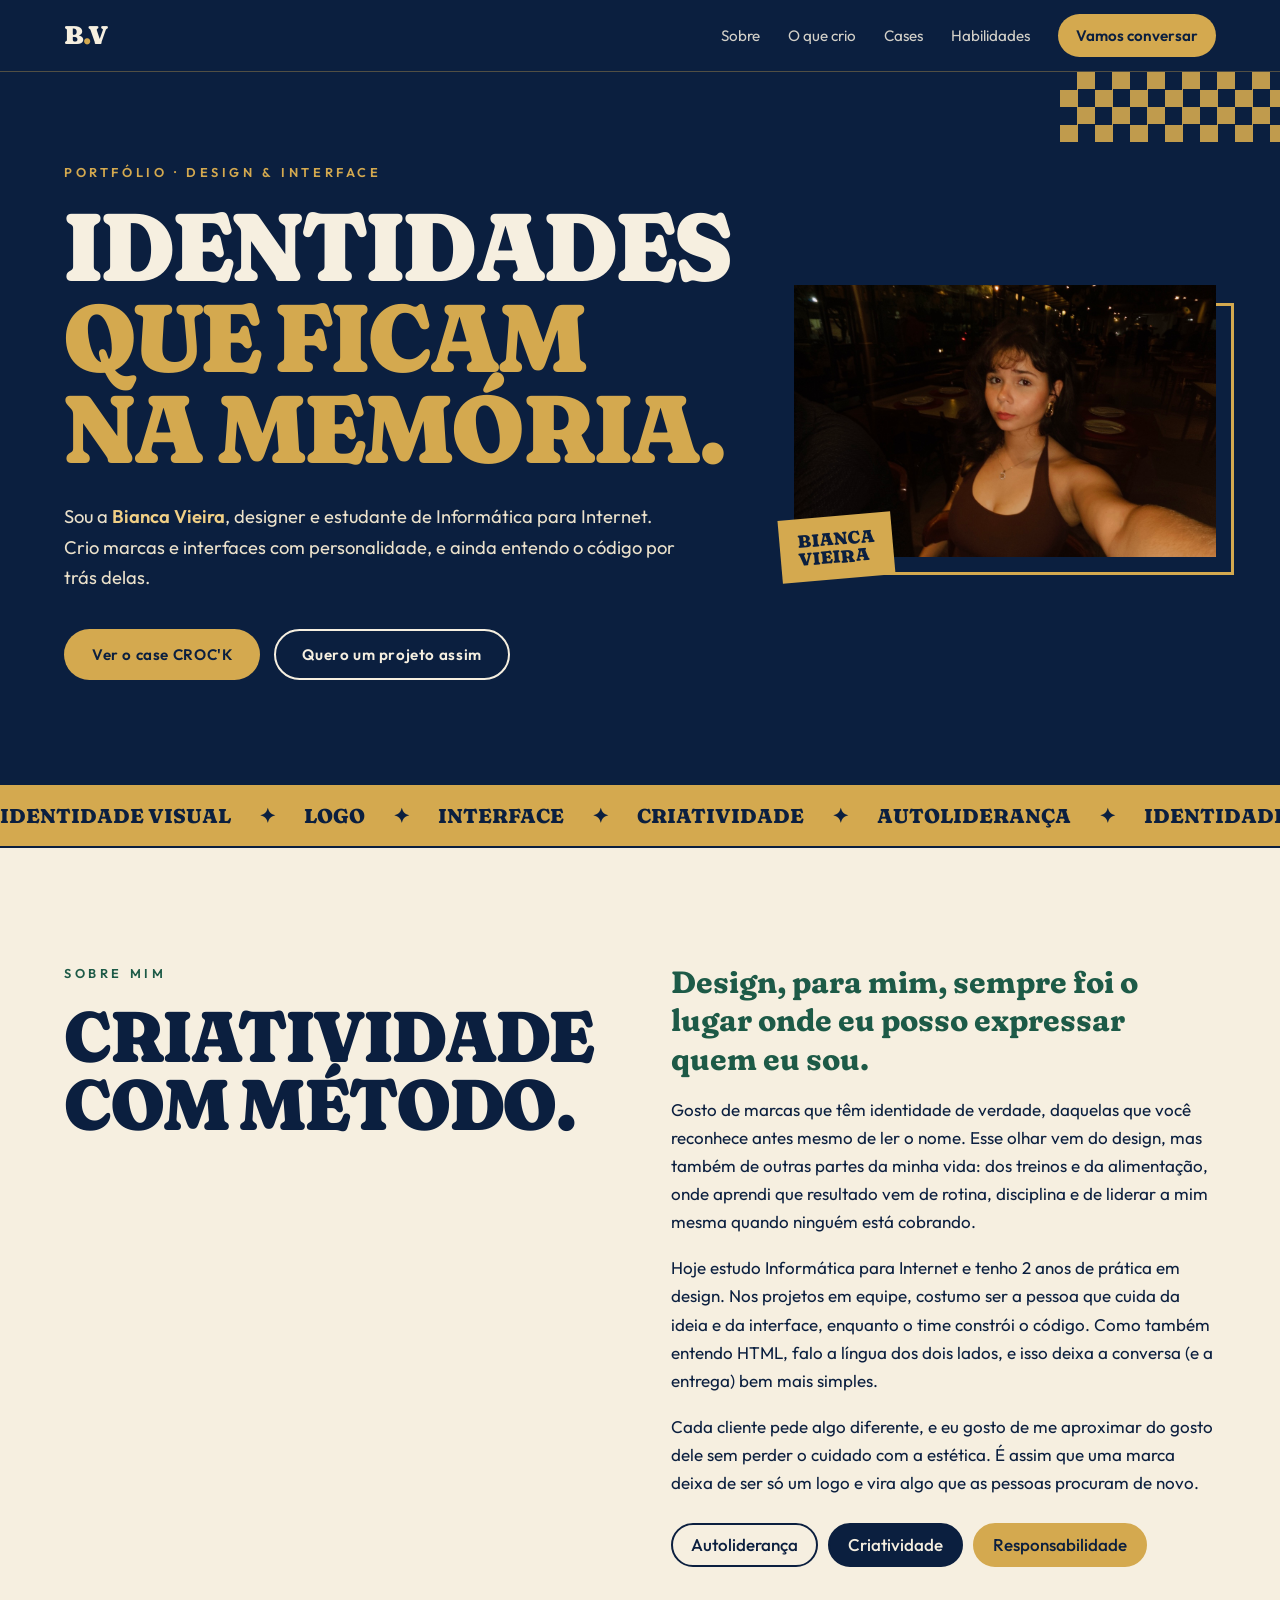
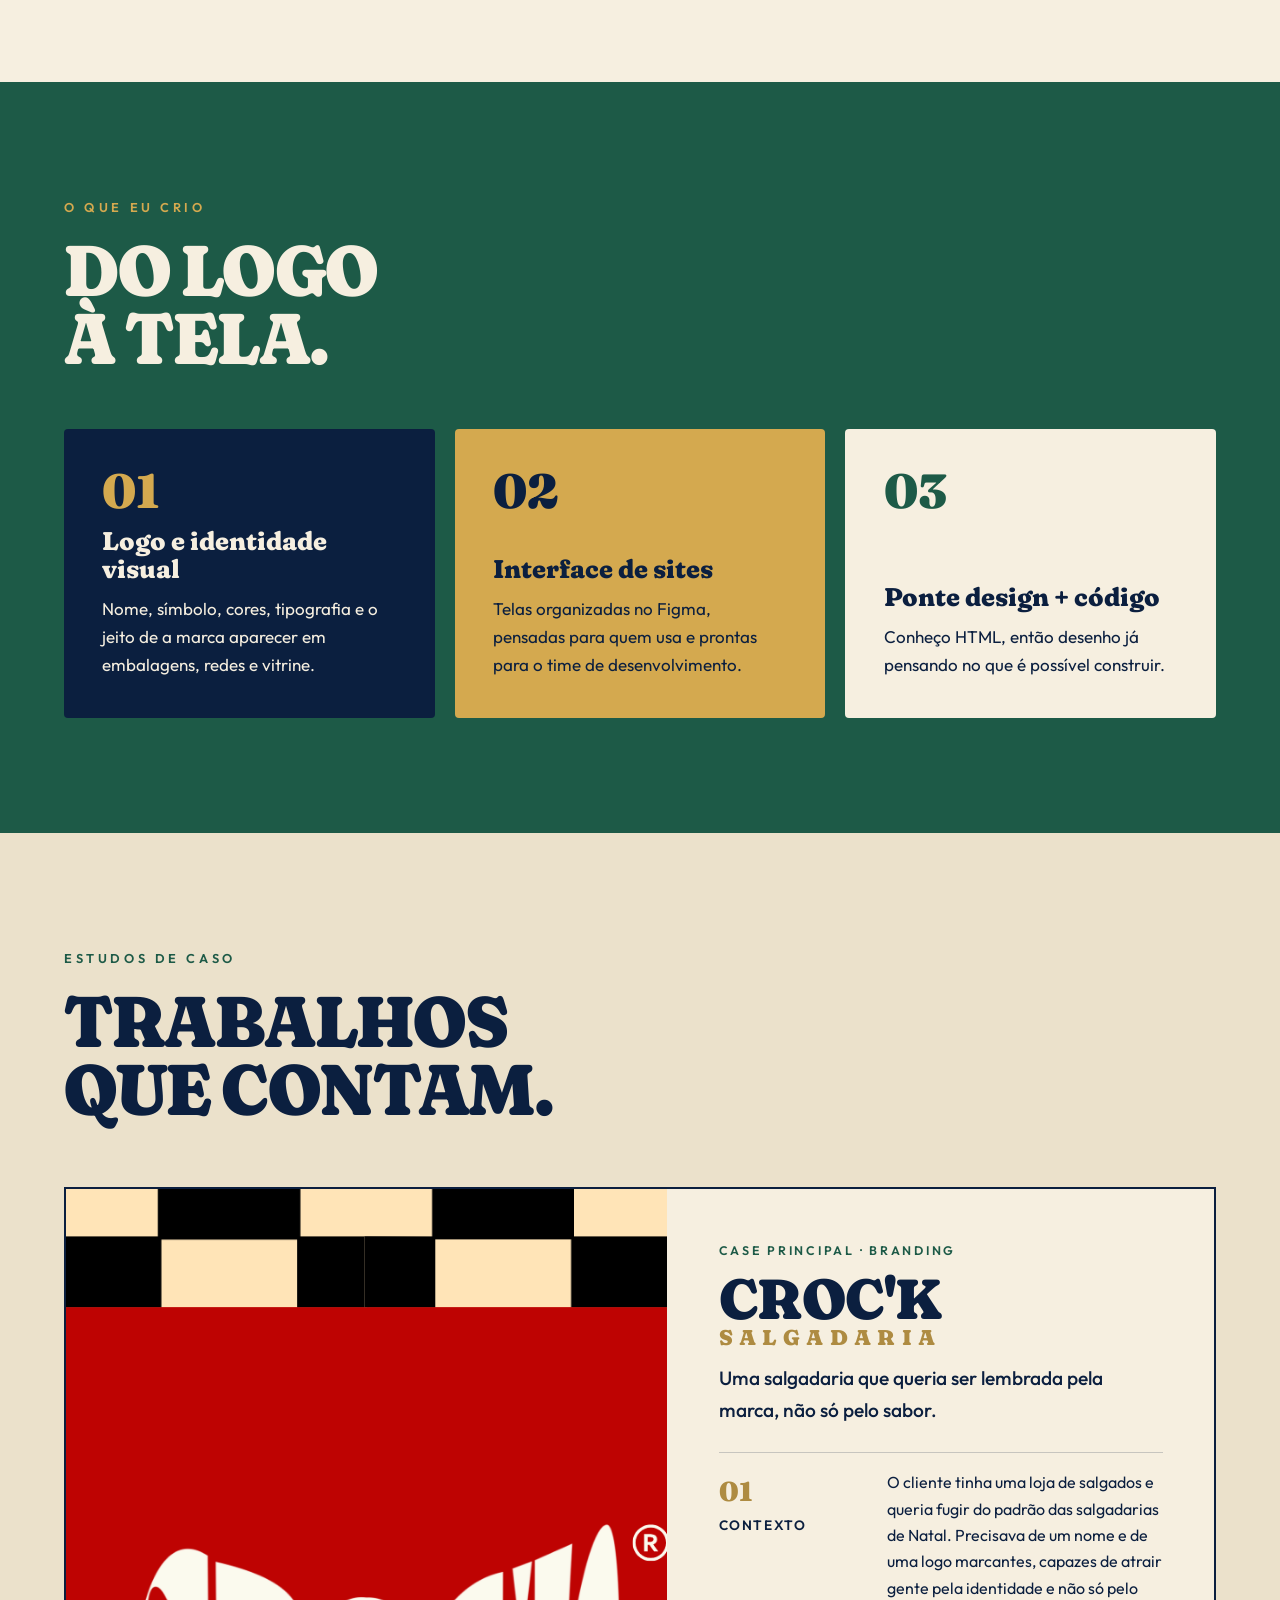
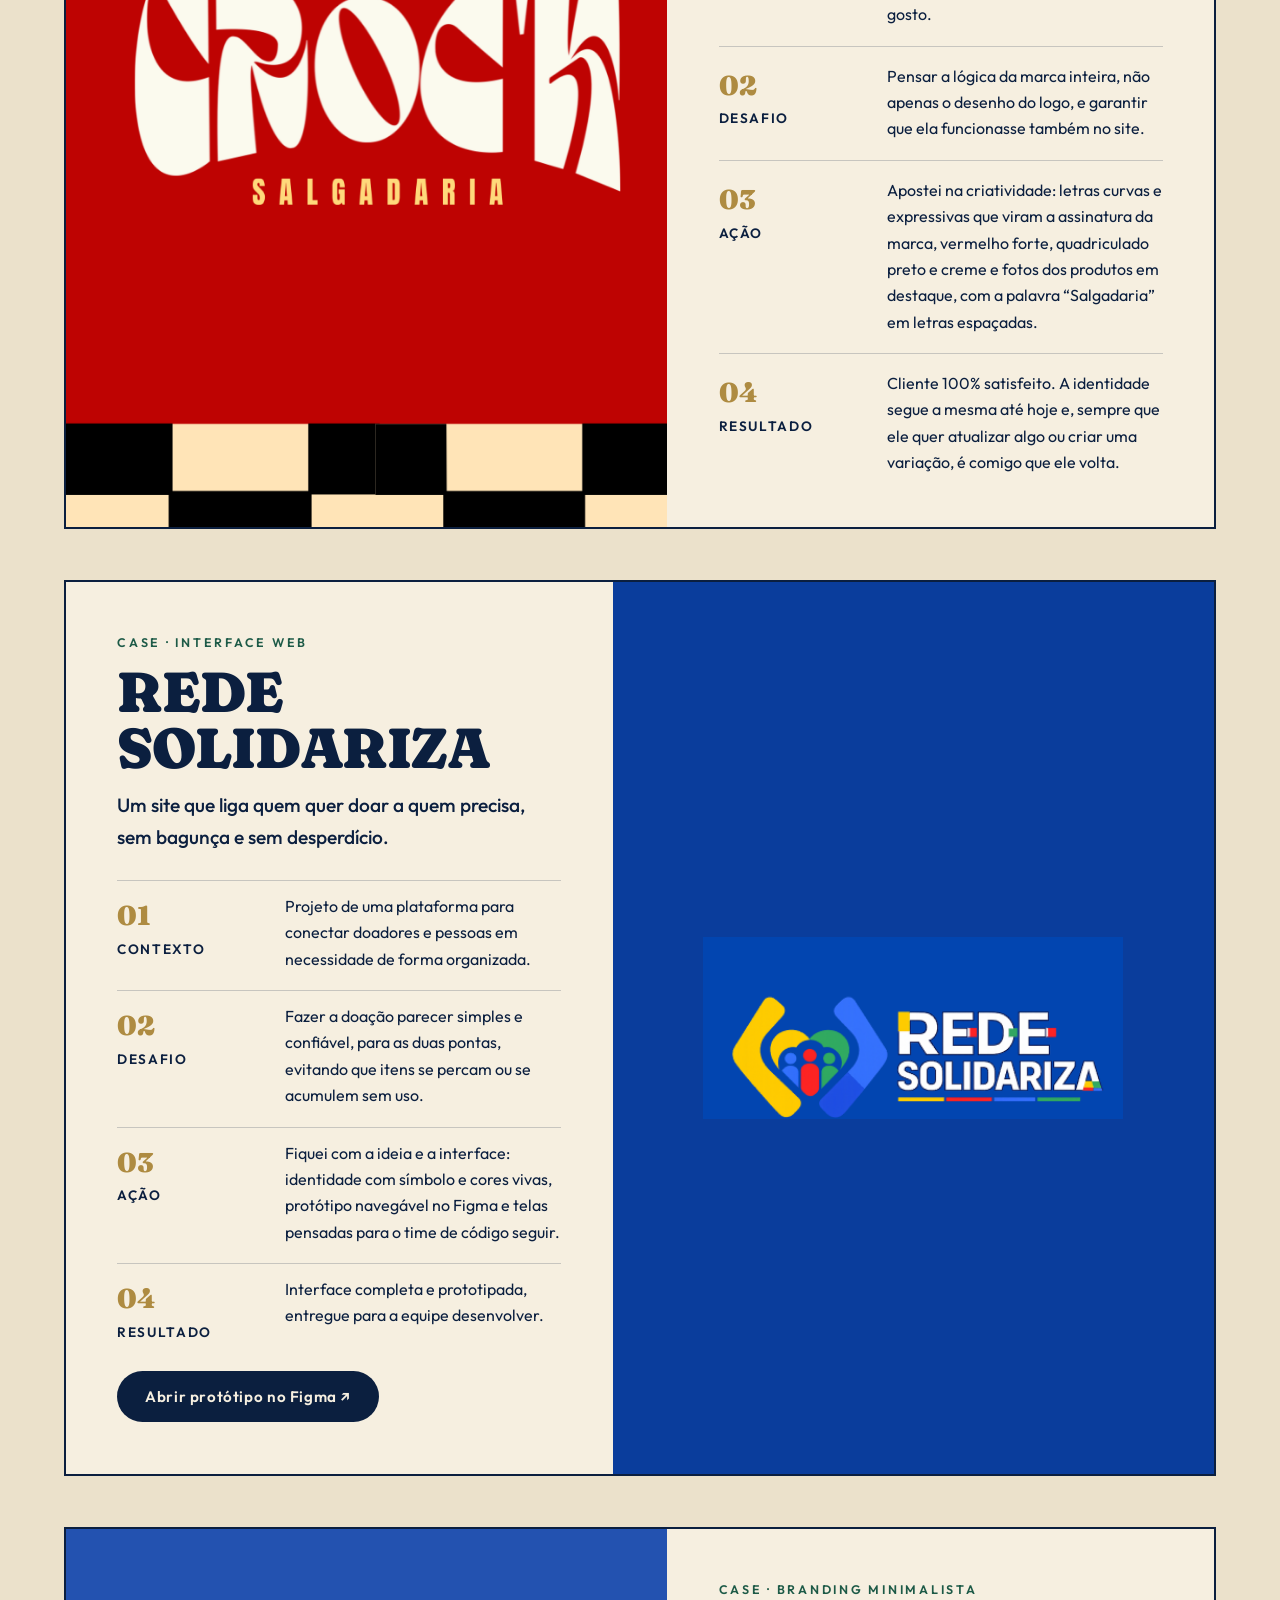
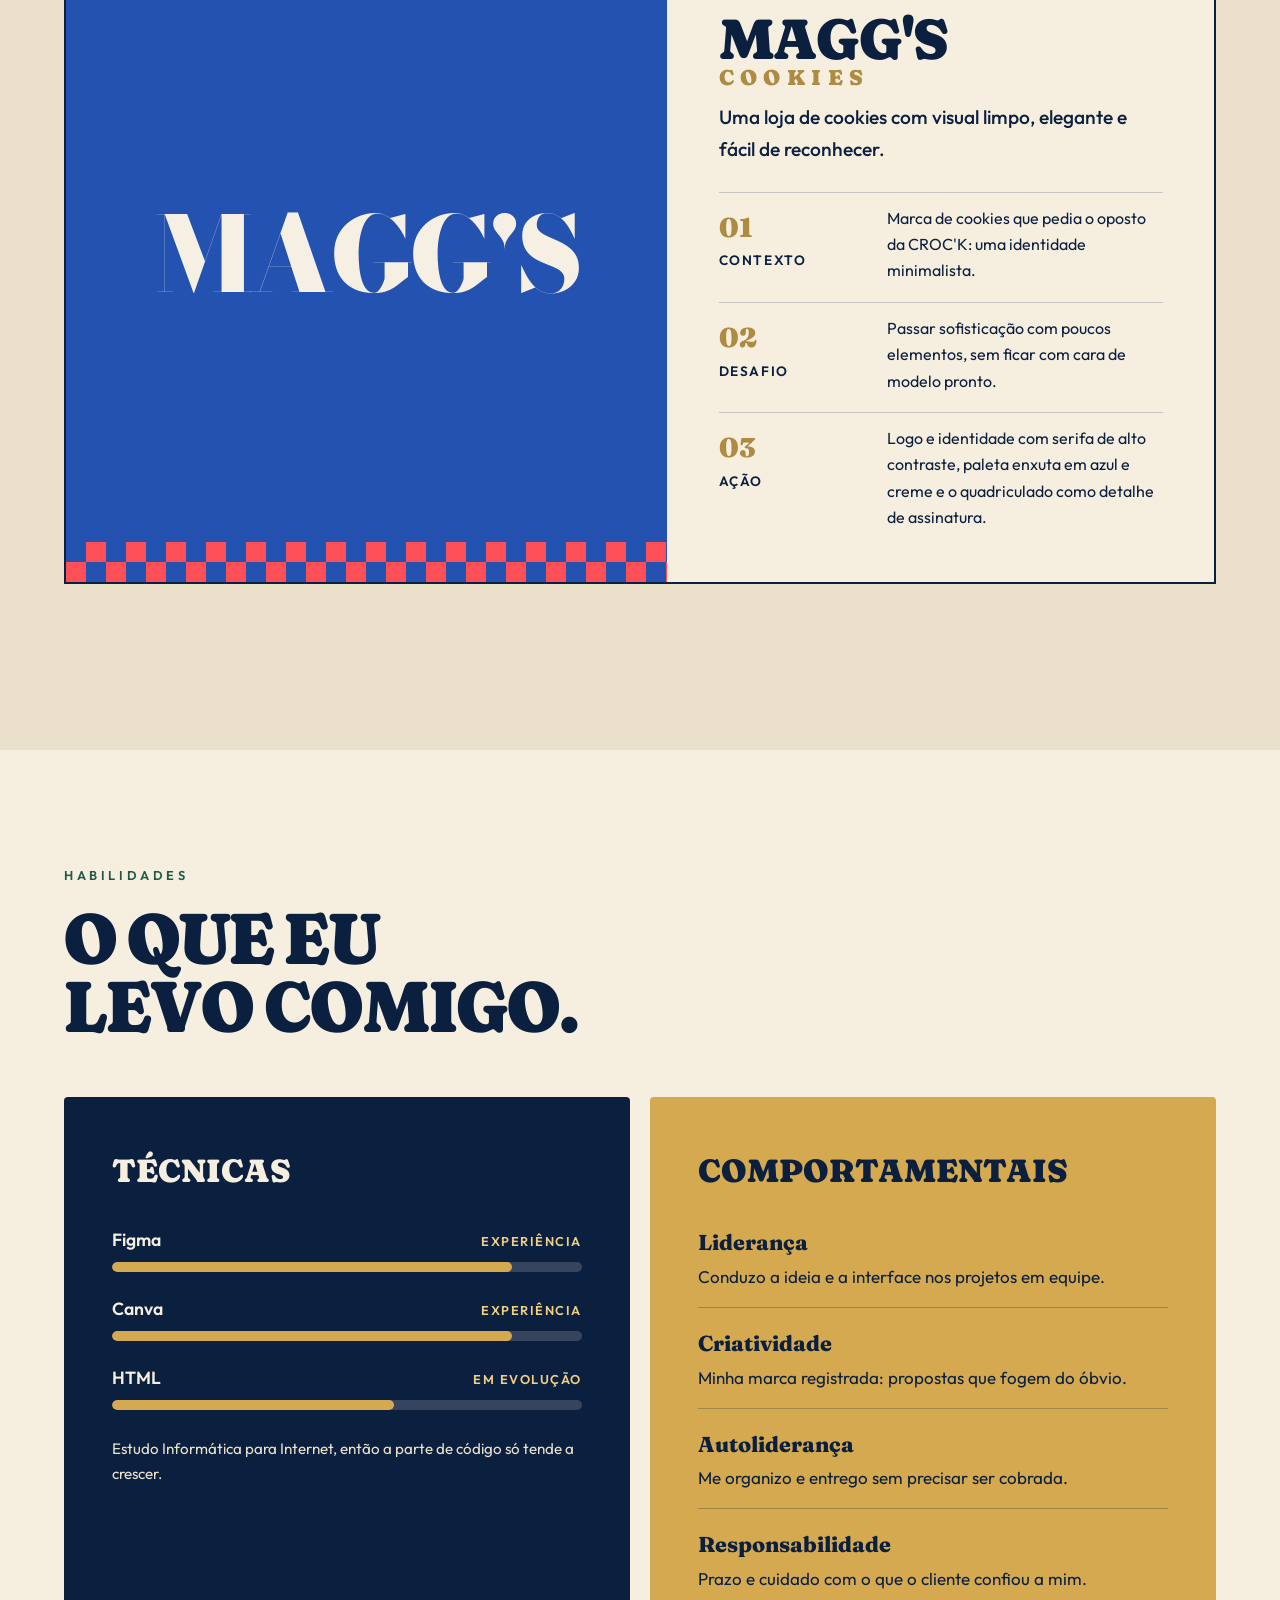
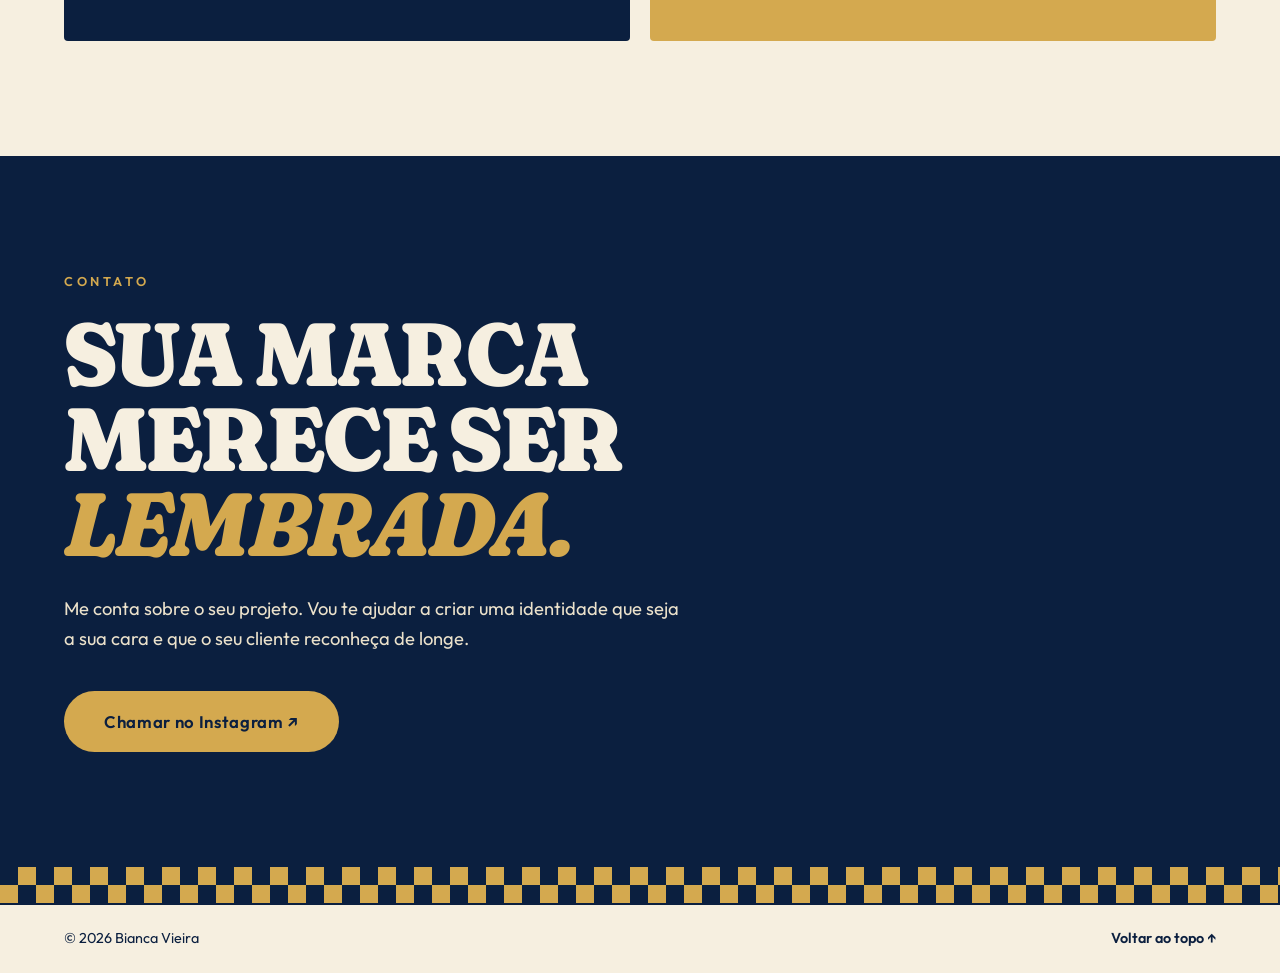
<file: index.html>
<!DOCTYPE html>
<html lang="pt-BR">
<head>
  <meta charset="UTF-8">
  <meta name="viewport" content="width=device-width, initial-scale=1">
  <title>Bianca Vieira · Designer</title>
  <meta name="description" content="Portfólio de Bianca Vieira, designer que cria identidades visuais e interfaces com personalidade. Estudo de caso: CROC'K Salgadaria.">
  <meta property="og:title" content="Bianca Vieira · Designer">
  <meta property="og:description" content="Identidades e interfaces que as pessoas lembram.">
  <meta property="og:image" content="assets/bianca.jpg">

  <link rel="preconnect" href="https://fonts.googleapis.com">
  <link rel="preconnect" href="https://fonts.gstatic.com" crossorigin>
  <link href="https://fonts.googleapis.com/css2?family=Fraunces:ital,opsz,wght,SOFT,WONK@0,9..144,600..900,100,1;1,9..144,600..900,100,1&family=Outfit:wght@300;400;500;600&family=Bodoni+Moda:wght@900&display=swap" rel="stylesheet">
  <link rel="stylesheet" href="style.css">
</head>
<body>

  <a class="skip" href="#conteudo">Pular para o conteúdo</a>

  <!-- NAV -->
  <header class="nav" id="topo">
    <a class="nav__logo" href="#topo" aria-label="Bianca Vieira, início">B<span>.</span>V</a>
    <nav class="nav__links" aria-label="Seções" id="menu">
      <a href="#sobre">Sobre</a>
      <a href="#crio">O que crio</a>
      <a href="#casos">Cases</a>
      <a href="#habilidades">Habilidades</a>
      <a href="#contato" class="nav__cta">Vamos conversar</a>
    </nav>
    <button class="nav__toggle" aria-label="Abrir menu" aria-expanded="false" aria-controls="menu">
      <span></span><span></span>
    </button>
  </header>

  <main id="conteudo">

    <!-- 1. HERO -->
    <section class="hero">
      <div class="hero__text">
        <p class="eyebrow">Portfólio · Design &amp; Interface</p>
        <h1 class="display">
          <span class="display__line">Identidades</span>
          <span class="display__line display__line--alt">que ficam<br>na memória.</span>
        </h1>
        <p class="hero__sub">
          Sou a <strong>Bianca Vieira</strong>, designer e estudante de Informática para Internet.
          Crio marcas e interfaces com personalidade, e ainda entendo o código por trás delas.
        </p>
        <div class="hero__actions">
          <a class="btn btn--gold" href="#casos">Ver o case CROC'K</a>
          <a class="btn btn--line" href="#contato">Quero um projeto assim</a>
        </div>
      </div>

      <figure class="hero__photo">
        <!-- Foto original, sem filtros nem cortes: mantém a proporção do arquivo (1178 x 759) -->
        <img src="assets/bianca.jpg" width="1178" height="759" alt="Retrato de Bianca Vieira, designer">
        <figcaption class="sticker" aria-hidden="true">Bianca<br>Vieira</figcaption>
      </figure>
    </section>

    <!-- FAIXA -->
    <div class="marquee" aria-hidden="true">
      <div class="marquee__track">
        <span>Identidade visual</span><i>✦</i><span>Logo</span><i>✦</i><span>Interface</span><i>✦</i><span>Criatividade</span><i>✦</i><span>Autoliderança</span><i>✦</i>
        <span>Identidade visual</span><i>✦</i><span>Logo</span><i>✦</i><span>Interface</span><i>✦</i><span>Criatividade</span><i>✦</i><span>Autoliderança</span><i>✦</i>
      </div>
    </div>

    <!-- 2. SOBRE -->
    <section class="sobre" id="sobre">
      <div class="sobre__title reveal">
        <p class="eyebrow">Sobre mim</p>
        <h2 class="display display--md">Criatividade<br>com método.</h2>
      </div>
      <div class="sobre__body reveal">
        <p class="lead">Design, para mim, sempre foi o lugar onde eu posso expressar quem eu sou.</p>
        <p>
          Gosto de marcas que têm identidade de verdade, daquelas que você reconhece antes mesmo de ler o nome.
          Esse olhar vem do design, mas também de outras partes da minha vida: dos treinos e da alimentação,
          onde aprendi que resultado vem de rotina, disciplina e de liderar a mim mesma quando ninguém está cobrando.
        </p>
        <p>
          Hoje estudo Informática para Internet e tenho 2 anos de prática em design.
          Nos projetos em equipe, costumo ser a pessoa que cuida da ideia e da interface, enquanto o time constrói o código.
          Como também entendo HTML, falo a língua dos dois lados, e isso deixa a conversa (e a entrega) bem mais simples.
        </p>
        <p>
          Cada cliente pede algo diferente, e eu gosto de me aproximar do gosto dele sem perder o cuidado com a estética.
          É assim que uma marca deixa de ser só um logo e vira algo que as pessoas procuram de novo.
        </p>
        <ul class="chips" aria-label="Em três palavras">
          <li>Autoliderança</li><li>Criatividade</li><li>Responsabilidade</li>
        </ul>
      </div>
    </section>

    <!-- 3. O QUE CRIO -->
    <section class="crio" id="crio">
      <div class="crio__head reveal">
        <p class="eyebrow eyebrow--gold">O que eu crio</p>
        <h2 class="display display--md display--cream">Do logo<br>à tela.</h2>
      </div>
      <div class="crio__grid">
        <article class="tile reveal">
          <span class="tile__n">01</span>
          <h3>Logo e identidade visual</h3>
          <p>Nome, símbolo, cores, tipografia e o jeito de a marca aparecer em embalagens, redes e vitrine.</p>
        </article>
        <article class="tile tile--gold reveal">
          <span class="tile__n">02</span>
          <h3>Interface de sites</h3>
          <p>Telas organizadas no Figma, pensadas para quem usa e prontas para o time de desenvolvimento.</p>
        </article>
        <article class="tile tile--green reveal">
          <span class="tile__n">03</span>
          <h3>Ponte design + código</h3>
          <p>Conheço HTML, então desenho já pensando no que é possível construir.</p>
        </article>
      </div>
    </section>

    <!-- 4. CASES -->
    <section class="casos" id="casos">
      <div class="casos__head reveal">
        <p class="eyebrow">Estudos de caso</p>
        <h2 class="display display--md">Trabalhos<br>que contam.</h2>
      </div>

      <!-- CASE 1: CROC'K (destaque) -->
      <article class="case case--main reveal" id="crock">
        <div class="case__media">
          <img src="assets/croc-k.png" width="1920" height="1080" alt="Identidade visual da CROC'K Salgadaria: logo creme sobre fundo vermelho, quadriculado preto e creme e fotos de coxinha, cookies e bolinhas de queijo" loading="lazy">
        </div>
        <div class="case__info">
          <p class="case__tag">Case principal · Branding</p>
          <h3 class="case__title">CROC'K <small>Salgadaria</small></h3>
          <p class="case__intro">Uma salgadaria que queria ser lembrada pela marca, não só pelo sabor.</p>

          <dl class="steps">
            <div class="step">
              <dt><span>01</span> Contexto</dt>
              <dd>O cliente tinha uma loja de salgados e queria fugir do padrão das salgadarias de Natal. Precisava de um nome e de uma logo marcantes, capazes de atrair gente pela identidade e não só pelo gosto.</dd>
            </div>
            <div class="step">
              <dt><span>02</span> Desafio</dt>
              <dd>Pensar a lógica da marca inteira, não apenas o desenho do logo, e garantir que ela funcionasse também no site.</dd>
            </div>
            <div class="step">
              <dt><span>03</span> Ação</dt>
              <dd>Apostei na criatividade: letras curvas e expressivas que viram a assinatura da marca, vermelho forte, quadriculado preto e creme e fotos dos produtos em destaque, com a palavra “Salgadaria” em letras espaçadas.</dd>
            </div>
            <div class="step">
              <dt><span>04</span> Resultado</dt>
              <dd>Cliente 100% satisfeito. A identidade segue a mesma até hoje e, sempre que ele quer atualizar algo ou criar uma variação, é comigo que ele volta.</dd>
            </div>
          </dl>
        </div>
      </article>

      <!-- CASE 2: REDE SOLIDARIZA -->
      <article class="case case--flip reveal" id="solidariza">
        <div class="case__media case__media--blue">
          <img src="assets/rede-solidariza.png" width="402" height="174" alt="Logo da Rede Solidariza: símbolo de coração com pessoas dentro de colchetes coloridos e o nome em branco sobre fundo azul" loading="lazy">
        </div>
        <div class="case__info">
          <p class="case__tag">Case · Interface web</p>
          <h3 class="case__title">Rede Solidariza</h3>
          <p class="case__intro">Um site que liga quem quer doar a quem precisa, sem bagunça e sem desperdício.</p>

          <dl class="steps steps--compact">
            <div class="step">
              <dt><span>01</span> Contexto</dt>
              <dd>Projeto de uma plataforma para conectar doadores e pessoas em necessidade de forma organizada.</dd>
            </div>
            <div class="step">
              <dt><span>02</span> Desafio</dt>
              <dd>Fazer a doação parecer simples e confiável, para as duas pontas, evitando que itens se percam ou se acumulem sem uso.</dd>
            </div>
            <div class="step">
              <dt><span>03</span> Ação</dt>
              <dd>Fiquei com a ideia e a interface: identidade com símbolo e cores vivas, protótipo navegável no Figma e telas pensadas para o time de código seguir.</dd>
            </div>
            <div class="step">
              <dt><span>04</span> Resultado</dt>
              <dd>Interface completa e prototipada, entregue para a equipe desenvolver.</dd>
            </div>
          </dl>
          <!-- Troque o link abaixo se mudar o arquivo do Figma -->
          <a class="btn btn--dark" id="figma-link" href="https://www.figma.com/proto/YX2zsT0FQtKQvx7Qbn3q26/UC30--?node-id=153-473&starting-point-node-id=153%3A473" target="_blank" rel="noopener">Abrir protótipo no Figma ↗</a>
        </div>
      </article>

      <!-- CASE 3: MAGG'S -->
      <article class="case case--maggs reveal" id="maggs">
        <div class="case__media case__media--maggs" aria-hidden="true">
          <!-- Quando tiver imagens da MAGG'S, troque este bloco por: <img src="assets/maggs.png" alt="..."> -->
          <div class="maggs-mark">MAGG'S</div>
          <div class="maggs-check"></div>
        </div>
        <div class="case__info">
          <p class="case__tag">Case · Branding minimalista</p>
          <h3 class="case__title">MAGG'S <small>Cookies</small></h3>
          <p class="case__intro">Uma loja de cookies com visual limpo, elegante e fácil de reconhecer.</p>

          <dl class="steps steps--compact">
            <div class="step">
              <dt><span>01</span> Contexto</dt>
              <dd>Marca de cookies que pedia o oposto da CROC'K: uma identidade minimalista.</dd>
            </div>
            <div class="step">
              <dt><span>02</span> Desafio</dt>
              <dd>Passar sofisticação com poucos elementos, sem ficar com cara de modelo pronto.</dd>
            </div>
            <div class="step">
              <dt><span>03</span> Ação</dt>
              <dd>Logo e identidade com serifa de alto contraste, paleta enxuta em azul e creme e o quadriculado como detalhe de assinatura.</dd>
            </div>
          </dl>
        </div>
      </article>
    </section>

    <!-- 5. HABILIDADES -->
    <section class="skills" id="habilidades">
      <div class="skills__head reveal">
        <p class="eyebrow">Habilidades</p>
        <h2 class="display display--md">O que eu<br>levo comigo.</h2>
      </div>

      <div class="skills__grid">
        <div class="skills__col reveal">
          <h3>Técnicas</h3>
          <ul class="meter">
            <li>
              <div class="meter__top"><span>Figma</span><em>Experiência</em></div>
              <div class="meter__bar" style="--v: 85%"><i></i></div>
            </li>
            <li>
              <div class="meter__top"><span>Canva</span><em>Experiência</em></div>
              <div class="meter__bar" style="--v: 85%"><i></i></div>
            </li>
            <li>
              <div class="meter__top"><span>HTML</span><em>Em evolução</em></div>
              <div class="meter__bar" style="--v: 60%"><i></i></div>
            </li>
          </ul>
          <p class="note">Estudo Informática para Internet, então a parte de código só tende a crescer.</p>
        </div>

        <div class="skills__col skills__col--cream reveal">
          <h3>Comportamentais</h3>
          <ul class="soft">
            <li><strong>Liderança</strong><span>Conduzo a ideia e a interface nos projetos em equipe.</span></li>
            <li><strong>Criatividade</strong><span>Minha marca registrada: propostas que fogem do óbvio.</span></li>
            <li><strong>Autoliderança</strong><span>Me organizo e entrego sem precisar ser cobrada.</span></li>
            <li><strong>Responsabilidade</strong><span>Prazo e cuidado com o que o cliente confiou a mim.</span></li>
          </ul>
        </div>
      </div>
    </section>

    <!-- 6. CONTATO -->
    <section class="contato" id="contato">
      <div class="contato__box reveal">
        <p class="eyebrow eyebrow--gold">Contato</p>
        <h2 class="display display--lg display--cream">Sua marca<br>merece ser<br><em>lembrada.</em></h2>
        <p class="contato__text">Me conta sobre o seu projeto. Vou te ajudar a criar uma identidade que seja a sua cara e que o seu cliente reconheça de longe.</p>
        <a class="btn btn--gold btn--lg" id="instagram-link" href="https://www.instagram.com/" target="_blank" rel="noopener">Chamar no Instagram ↗</a>
      </div>
    </section>

  </main>

  <footer class="footer">
    <span>© <span id="ano">2026</span> Bianca Vieira</span>
    <a href="#topo">Voltar ao topo ↑</a>
  </footer>

  <script src="script.js"></script>
</body>
</html>
</file>
<file: style.css>
/* ==========================================================
   Portfólio · Bianca Vieira
   Estilo editorial retrô (tipografia grande e "gordinha"),
   paleta: azul-marinho, verde, dourado e creme.
   ========================================================== */

:root {
  --navy: #0b1f3f;
  --navy-2: #12305e;
  --green: #1d5a47;
  --green-2: #2c7a61;
  --gold: #d4a94f;
  --gold-2: #f0cf85;
  --cream: #f6efe0;
  --cream-2: #ebe1cb;
  --ink: #0b1f3f;

  --font-display: "Fraunces", Georgia, serif;
  --font-body: "Outfit", system-ui, sans-serif;

  --gap: clamp(12px, 1.6vw, 20px);
  --pad: clamp(20px, 5vw, 72px);
  --radius: 4px;
}

*, *::before, *::after { box-sizing: border-box; }
html { scroll-behavior: smooth; scroll-padding-top: 80px; }
body {
  margin: 0;
  font-family: var(--font-body);
  font-size: 1.0625rem;
  line-height: 1.65;
  color: var(--ink);
  background: var(--cream);
  -webkit-font-smoothing: antialiased;
}
img { max-width: 100%; height: auto; display: block; }
a { color: inherit; }
h1, h2, h3, p, ul, dl, dd, figure { margin: 0; }
ul { padding: 0; list-style: none; }

.skip {
  position: absolute; left: -999px; top: 8px; z-index: 100;
  background: var(--gold); color: var(--navy); padding: 10px 16px; font-weight: 600;
}
.skip:focus { left: 8px; }

:focus-visible { outline: 3px solid var(--gold); outline-offset: 3px; }

/* ---------- Tipografia de display ---------- */
.display {
  font-family: var(--font-display);
  font-weight: 900;
  font-variation-settings: "SOFT" 100, "WONK" 1, "opsz" 144;
  line-height: 0.95;
  letter-spacing: -0.02em;
  text-transform: uppercase;
  font-size: clamp(2.6rem, 7.5vw, 6.4rem);
}
.display--md { font-size: clamp(2.2rem, 5.6vw, 4.6rem); }
.display--lg { font-size: clamp(2.6rem, 7vw, 5.8rem); }
.display--cream { color: var(--cream); }
.display em { color: var(--gold); font-style: italic; }
.display__line { display: block; }
.display__line--alt { color: var(--gold); }

.eyebrow {
  font-size: 0.8rem; font-weight: 600; letter-spacing: 0.28em; text-transform: uppercase;
  color: var(--green); margin-bottom: 18px;
}
.eyebrow--gold { color: var(--gold); }

/* ---------- Botões ---------- */
.btn {
  display: inline-flex; align-items: center; justify-content: center;
  padding: 14px 26px; font: 600 0.95rem var(--font-body);
  letter-spacing: 0.04em; text-decoration: none; border: 2px solid transparent;
  border-radius: 999px; cursor: pointer;
  transition: transform .2s ease, background .2s ease, color .2s ease, border-color .2s ease;
}
.btn:hover { transform: translateY(-3px); }
.btn--gold { background: var(--gold); color: var(--navy); }
.btn--gold:hover { background: var(--gold-2); }
.btn--line { border-color: var(--cream); color: var(--cream); }
.btn--line:hover { background: var(--cream); color: var(--navy); }
.btn--dark { background: var(--navy); color: var(--cream); margin-top: 28px; }
.btn--dark:hover { background: var(--green); }
.btn--lg { padding: 18px 38px; font-size: 1.05rem; }

/* ---------- Nav ---------- */
.nav {
  position: sticky; top: 0; z-index: 50;
  display: flex; align-items: center; justify-content: space-between;
  padding: 14px var(--pad);
  background: var(--navy); color: var(--cream);
  border-bottom: 1px solid rgba(212, 169, 79, .35);
}
.nav__logo {
  font-family: var(--font-display); font-weight: 900; font-size: 1.6rem;
  font-variation-settings: "SOFT" 100, "WONK" 1; text-decoration: none; letter-spacing: -0.03em;
}
.nav__logo span { color: var(--gold); }
.nav__links { display: flex; align-items: center; gap: 28px; }
.nav__links a { text-decoration: none; font-size: 0.95rem; opacity: .85; transition: opacity .2s, color .2s; }
.nav__links a:hover { opacity: 1; color: var(--gold-2); }
.nav__cta { background: var(--gold); color: var(--navy) !important; opacity: 1 !important; padding: 9px 18px; border-radius: 999px; font-weight: 600; }
.nav__toggle { display: none; background: none; border: 0; width: 44px; height: 44px; cursor: pointer; position: relative; }
.nav__toggle span { position: absolute; left: 10px; right: 10px; height: 2px; background: var(--cream); transition: transform .25s; }
.nav__toggle span:first-child { top: 17px; }
.nav__toggle span:last-child { top: 25px; }
.nav__toggle[aria-expanded="true"] span:first-child { transform: translateY(4px) rotate(45deg); }
.nav__toggle[aria-expanded="true"] span:last-child { transform: translateY(-4px) rotate(-45deg); }

/* ---------- Hero ---------- */
.hero {
  background: var(--navy); color: var(--cream);
  display: grid; grid-template-columns: 1.05fr 1fr; align-items: center; gap: clamp(28px, 5vw, 72px);
  padding: clamp(40px, 7vw, 96px) var(--pad) clamp(56px, 8vw, 110px);
  position: relative; overflow: hidden;
}
.hero::before { /* quadriculado sutil no canto, como na referência */
  content: ""; position: absolute; right: 0; top: 0; width: 220px; height: 70px;
  background: repeating-conic-gradient(var(--gold) 0 25%, transparent 0 50%) 0 0 / 35px 35px;
  opacity: .9;
}
.hero__text { position: relative; z-index: 1; }
.hero .eyebrow { color: var(--gold); }
.hero__sub { margin-top: 28px; max-width: 34em; font-size: 1.15rem; color: var(--cream-2); }
.hero__sub strong { color: var(--gold-2); font-weight: 600; }
.hero__actions { display: flex; flex-wrap: wrap; gap: 14px; margin-top: 36px; }

.hero__photo { position: relative; }
.hero__photo::before { /* moldura dourada deslocada */
  content: ""; position: absolute; inset: 18px -18px -18px 18px;
  border: 3px solid var(--gold); z-index: 0;
}
.hero__photo img {
  position: relative; z-index: 1; width: 100%; height: auto;
  background: var(--navy-2); /* sem filtro: a foto é exibida exatamente como enviada */
}
.sticker {
  position: absolute; z-index: 2; left: -14px; bottom: -22px;
  background: var(--gold); color: var(--navy);
  font-family: var(--font-display); font-weight: 900; font-size: 1.1rem; line-height: 1;
  text-transform: uppercase; padding: 14px 18px; transform: rotate(-5deg);
  font-variation-settings: "SOFT" 100, "WONK" 1;
}

/* ---------- Faixa ---------- */
.marquee { background: var(--gold); color: var(--navy); overflow: hidden; border-block: 2px solid var(--navy); }
.marquee__track {
  display: flex; width: max-content; gap: 28px; padding: 14px 0;
  font-family: var(--font-display); font-weight: 800; font-size: 1.25rem; text-transform: uppercase;
  font-variation-settings: "SOFT" 100, "WONK" 1;
  animation: marquee 28s linear infinite;
}
.marquee__track i { font-style: normal; }
@keyframes marquee { to { transform: translateX(-50%); } }

/* ---------- Sobre ---------- */
.sobre {
  display: grid; grid-template-columns: 1fr 1.2fr; gap: clamp(28px, 6vw, 96px);
  padding: clamp(64px, 9vw, 130px) var(--pad); background: var(--cream);
}
.sobre__title .display { color: var(--navy); }
.sobre__body { display: grid; gap: 18px; max-width: 40em; }
.lead { font-family: var(--font-display); font-size: clamp(1.4rem, 2.4vw, 2rem); line-height: 1.25; font-weight: 700; color: var(--green); font-variation-settings: "SOFT" 100, "WONK" 1; }
.chips { display: flex; flex-wrap: wrap; gap: 10px; margin-top: 8px; }
.chips li { border: 2px solid var(--navy); border-radius: 999px; padding: 6px 18px; font-weight: 500; }
.chips li:nth-child(2) { background: var(--navy); color: var(--cream); }
.chips li:nth-child(3) { background: var(--gold); border-color: var(--gold); }

/* ---------- O que crio ---------- */
.crio { background: var(--green); color: var(--cream); padding: clamp(64px, 9vw, 120px) var(--pad); }
.crio__head { margin-bottom: clamp(32px, 5vw, 56px); }
.crio__grid { display: grid; grid-template-columns: repeat(3, 1fr); gap: var(--gap); }
.tile {
  background: var(--navy); padding: clamp(24px, 3vw, 40px); min-height: 280px;
  display: flex; flex-direction: column; gap: 12px; border-radius: var(--radius);
  transition: transform .25s ease;
}
.tile:hover { transform: translateY(-6px) rotate(-.4deg); }
.tile--gold { background: var(--gold); color: var(--navy); }
.tile--green { background: var(--cream); color: var(--navy); }
.tile__n { font-family: var(--font-display); font-weight: 900; font-size: 3rem; line-height: 1; color: var(--gold); margin-bottom: auto; }
.tile--gold .tile__n { color: var(--navy); }
.tile--green .tile__n { color: var(--green); }
.tile h3 { font-family: var(--font-display); font-weight: 800; font-size: 1.6rem; line-height: 1.1; font-variation-settings: "SOFT" 100; }

/* ---------- Cases ---------- */
.casos { padding: clamp(64px, 9vw, 130px) var(--pad); background: var(--cream-2); }
.casos__head { margin-bottom: clamp(32px, 5vw, 64px); }
.case {
  display: grid; grid-template-columns: 1.1fr 1fr; gap: 0;
  background: var(--cream); border: 2px solid var(--navy); margin-bottom: clamp(28px, 4vw, 56px);
  overflow: hidden;
}
.case--flip { grid-template-columns: 1fr 1.1fr; }
.case--flip .case__media { order: 2; }
.case__media { background: #bd0000; display: flex; align-items: center; justify-content: center; min-height: 100%; }
.case__media img { width: 100%; height: 100%; object-fit: cover; }
.case__media--blue { background: #0a3d9c; padding: clamp(24px, 5vw, 64px); }
.case__media--blue img { width: min(420px, 100%); height: auto; object-fit: contain; }
.case__media--maggs { background: #2352b0; position: relative; flex-direction: column; overflow: hidden; min-height: 320px; }
.maggs-mark { font-family: "Bodoni Moda", var(--font-display); font-weight: 900; font-size: clamp(3rem, 9vw, 6.5rem); letter-spacing: -0.04em; color: #f6f0e4; }
.maggs-check { position: absolute; left: 0; right: 0; bottom: 0; height: 40px; background: repeating-conic-gradient(#ff5058 0 25%, transparent 0 50%) 0 0 / 40px 40px; }
.case__info { padding: clamp(24px, 4vw, 56px); }
.case__tag { font-size: .78rem; font-weight: 600; letter-spacing: .22em; text-transform: uppercase; color: var(--green); }
.case__title { font-family: var(--font-display); font-weight: 900; font-size: clamp(2.2rem, 4.4vw, 3.6rem); line-height: 1; margin: 10px 0 14px; text-transform: uppercase; letter-spacing: -0.02em; font-variation-settings: "SOFT" 100, "WONK" 1; }
.case__title small { display: block; font-size: .38em; letter-spacing: .3em; color: var(--gold); -webkit-text-stroke: 0; filter: brightness(.82); }
.case__intro { font-size: 1.2rem; font-weight: 500; margin-bottom: 26px; }

.steps { display: grid; gap: 18px; }
.step { display: grid; grid-template-columns: 150px 1fr; gap: 18px; padding-top: 16px; border-top: 1.5px solid rgba(11, 31, 63, .2); }
.step dt { font-weight: 600; text-transform: uppercase; letter-spacing: .12em; font-size: .85rem; }
.step dt span { display: block; font-family: var(--font-display); font-size: 1.7rem; letter-spacing: 0; color: var(--gold); filter: brightness(.82); font-weight: 900; }
.step dd { font-size: 1rem; }
.steps--compact .step { padding-top: 12px; }

/* ---------- Habilidades ---------- */
.skills { background: var(--cream); padding: clamp(64px, 9vw, 130px) var(--pad); }
.skills__head { margin-bottom: clamp(32px, 5vw, 56px); }
.skills__grid { display: grid; grid-template-columns: 1fr 1fr; gap: var(--gap); }
.skills__col { background: var(--navy); color: var(--cream); padding: clamp(24px, 4vw, 48px); border-radius: var(--radius); }
.skills__col--cream { background: var(--gold); color: var(--navy); }
.skills__col h3 { font-family: var(--font-display); font-weight: 900; font-size: 2rem; text-transform: uppercase; margin-bottom: 28px; font-variation-settings: "SOFT" 100, "WONK" 1; }

.meter { display: grid; gap: 22px; }
.meter__top { display: flex; justify-content: space-between; align-items: baseline; margin-bottom: 8px; font-weight: 600; font-size: 1.1rem; }
.meter__top em { font-style: normal; font-size: .8rem; letter-spacing: .12em; text-transform: uppercase; color: var(--gold-2); }
.meter__bar { height: 10px; background: rgba(246, 239, 224, .18); border-radius: 99px; overflow: hidden; }
.meter__bar i { display: block; height: 100%; width: 0; background: var(--gold); border-radius: 99px; transition: width 1.2s cubic-bezier(.2, .8, .2, 1); }
.meter.in .meter__bar i { width: var(--v); }
.note { margin-top: 26px; font-size: .95rem; color: var(--cream-2); }

.soft { display: grid; gap: 18px; }
.soft li { padding-bottom: 16px; border-bottom: 1.5px solid rgba(11, 31, 63, .25); display: grid; gap: 2px; }
.soft li:last-child { border-bottom: 0; padding-bottom: 0; }
.soft strong { font-family: var(--font-display); font-size: 1.35rem; font-weight: 800; }

/* ---------- Contato ---------- */
.contato { background: var(--navy); padding: clamp(64px, 9vw, 130px) var(--pad); position: relative; overflow: hidden; }
.contato::after {
  content: ""; position: absolute; left: 0; right: 0; bottom: 0; height: 36px;
  background: repeating-conic-gradient(var(--gold) 0 25%, transparent 0 50%) 0 0 / 36px 36px;
}
.contato__box { max-width: 900px; padding-bottom: 36px; }
.contato__text { margin: 28px 0 36px; max-width: 34em; font-size: 1.15rem; color: var(--cream-2); }

.footer {
  display: flex; justify-content: space-between; flex-wrap: wrap; gap: 12px;
  padding: 22px var(--pad); background: var(--cream); font-size: .9rem; border-top: 2px solid var(--navy);
}
.footer a { text-decoration: none; font-weight: 600; }
.footer a:hover { color: var(--green); }

/* ---------- Animação de entrada ---------- */
.reveal { opacity: 0; transform: translateY(28px); transition: opacity .8s ease, transform .8s ease; }
.reveal.in { opacity: 1; transform: none; }

/* ---------- Responsivo ---------- */
@media (max-width: 960px) {
  .hero, .sobre, .case, .case--flip, .skills__grid { grid-template-columns: 1fr; }
  .case--flip .case__media { order: 0; }
  .crio__grid { grid-template-columns: 1fr; }
  .tile { min-height: 0; }
  .hero__photo { margin: 0 18px 22px 0; }
  .case__media { min-height: 220px; }
}
@media (max-width: 760px) {
  .nav__toggle { display: block; }
  .nav__links {
    position: absolute; top: 100%; left: 0; right: 0; flex-direction: column; align-items: stretch; gap: 0;
    background: var(--navy); border-bottom: 1px solid rgba(212, 169, 79, .35);
    max-height: 0; overflow: hidden; transition: max-height .3s ease;
  }
  .nav__links.open { max-height: 420px; }
  .nav__links a { padding: 16px var(--pad); border-top: 1px solid rgba(246, 239, 224, .1); }
  .nav__cta { margin: 12px var(--pad) 18px; text-align: center; }
  .step { grid-template-columns: 1fr; gap: 4px; }
  .step dt span { display: inline; margin-right: 10px; font-size: 1.3rem; }
  .hero::before { width: 140px; height: 44px; background-size: 22px 22px; }
}

@media (prefers-reduced-motion: reduce) {
  html { scroll-behavior: auto; }
  .marquee__track { animation: none; }
  .reveal { opacity: 1; transform: none; transition: none; }
  .meter__bar i { transition: none; width: var(--v); }
}
</file>
